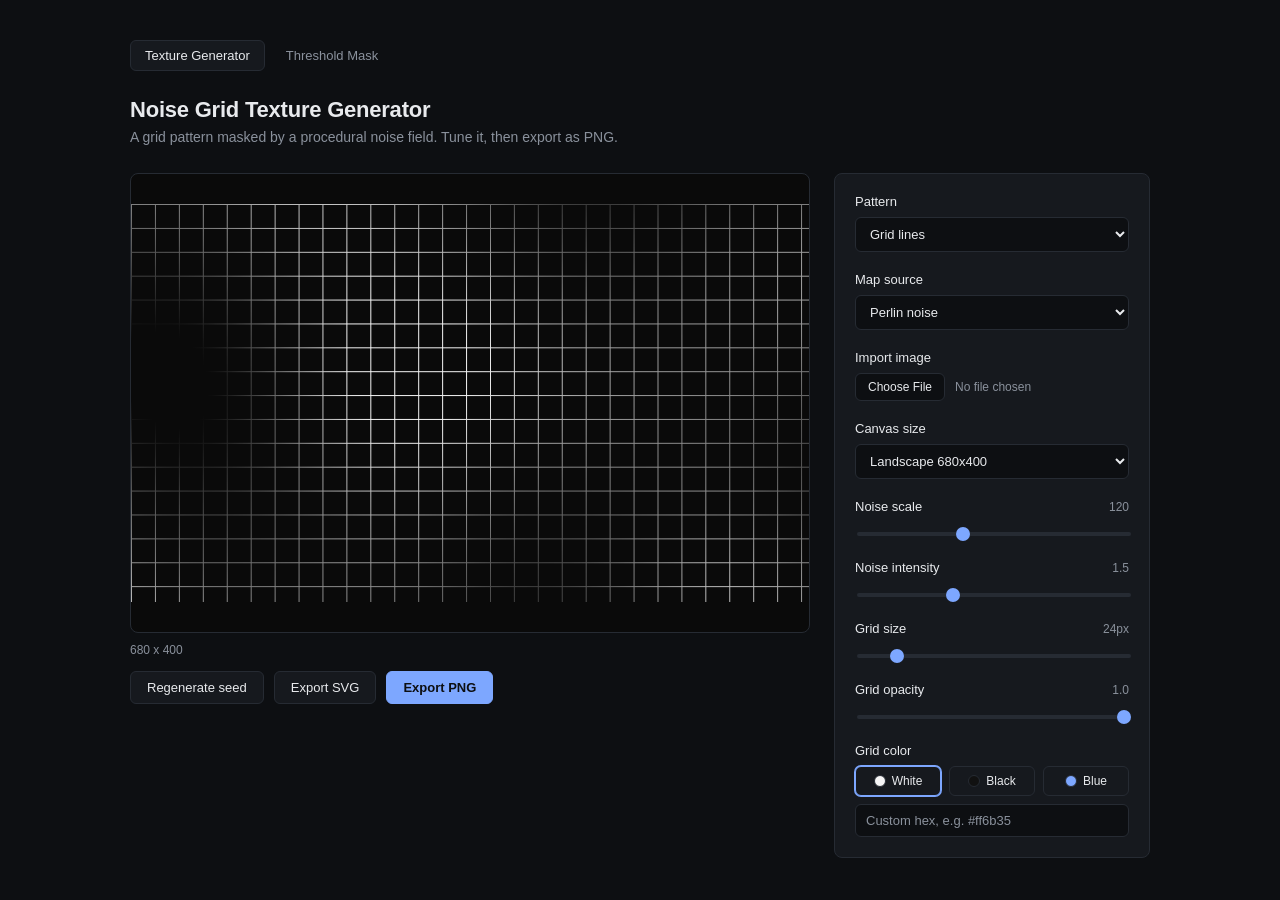
<file: index.html>
<!DOCTYPE html>
<html lang="en">
<head>
  <meta charset="UTF-8" />
  <meta name="viewport" content="width=device-width, initial-scale=1.0" />
  <title>Noise Grid Texture Generator</title>
  <link rel="stylesheet" href="style.css" />
</head>
<body>
  <main class="app">
    <nav class="tool-nav">
      <a href="index.html" class="active">Texture Generator</a>
      <a href="threshold.html">Threshold Mask</a>
    </nav>
    <header class="app-header">
      <h1>Noise Grid Texture Generator</h1>
      <p>A grid pattern masked by a procedural noise field. Tune it, then export as PNG.</p>
    </header>

    <div class="layout">
      <section class="canvas-panel">
        <div class="canvas-viewport">
          <canvas id="canvas" width="680" height="400"></canvas>
        </div>
        <p class="canvas-dimensions" id="canvas-dimensions">680 x 400</p>
        <div class="canvas-actions">
          <button id="regenerate" type="button">Regenerate seed</button>
          <button id="export-svg" type="button">Export SVG</button>
          <button id="export" type="button" class="primary">Export PNG</button>
        </div>
      </section>

      <aside class="controls">
        <div class="control">
          <label for="pattern">Pattern</label>
          <select id="pattern">
            <option value="lines" selected>Grid lines</option>
            <option value="squares">Squares</option>
          </select>
        </div>

        <div class="control">
          <label for="algorithm">Map source</label>
          <select id="algorithm">
            <option value="perlin" selected>Perlin noise</option>
            <option value="simplex">Simplex noise</option>
            <option value="fbm">fBm (5 octaves)</option>
            <option value="cellular">Cellular (Worley)</option>
            <option value="image">Image (upload below)</option>
          </select>
        </div>

        <div class="control" id="image-control">
          <label for="image-file">Import image</label>
          <input type="file" id="image-file" accept="image/*" />
        </div>

        <div class="control">
          <label for="canvas-size">Canvas size</label>
          <select id="canvas-size">
            <option value="680x400" selected>Landscape 680x400</option>
            <option value="1280x720">Wide 1280x720 (16:9)</option>
            <option value="600x600">Square 600x600</option>
            <option value="400x680">Portrait 400x680</option>
            <option value="original">Original image size</option>
            <option value="custom">Custom...</option>
          </select>
        </div>

        <div class="control hidden" id="custom-size-control">
          <label>Custom dimensions</label>
          <div class="dimension-inputs">
            <input type="number" id="custom-width" min="16" max="4000" step="1" value="680" aria-label="Width" />
            <span class="dimension-x">x</span>
            <input type="number" id="custom-height" min="16" max="4000" step="1" value="400" aria-label="Height" />
          </div>
        </div>

        <div class="control" id="scale-control">
          <label for="scale">Noise scale <output id="scale-value">120</output></label>
          <input type="range" id="scale" min="10" max="300" step="1" value="120" />
        </div>

        <div class="control">
          <label for="intensity">Noise intensity <output id="intensity-value">1.5</output></label>
          <input type="range" id="intensity" min="0.2" max="4" step="0.1" value="1.5" />
        </div>

        <div class="control">
          <label for="grid-size">Grid size <output id="grid-size-value">24px</output></label>
          <input type="range" id="grid-size" min="10" max="120" step="1" value="24" />
        </div>

        <div class="control hidden" id="gap-control">
          <label for="gap">Square gap <output id="gap-value">4px</output></label>
          <input type="range" id="gap" min="0" max="30" step="1" value="4" />
        </div>

        <div class="control">
          <label for="opacity">Grid opacity <output id="opacity-value">1.0</output></label>
          <input type="range" id="opacity" min="0" max="1" step="0.05" value="1" />
        </div>

        <div class="control">
          <label>Grid color</label>
          <div class="color-options" id="color-options">
            <button type="button" class="swatch selected" data-color="white" aria-label="White">
              <span style="background:#f5f5f5"></span> White
            </button>
            <button type="button" class="swatch" data-color="black" aria-label="Black">
              <span style="background:#111111"></span> Black
            </button>
            <button type="button" class="swatch" data-color="blue" aria-label="Blue">
              <span style="background:#7da7ff"></span> Blue
            </button>
          </div>
          <input type="text" id="hex" class="hex-input" placeholder="Custom hex, e.g. #ff6b35" spellcheck="false" />
        </div>
      </aside>
    </div>
  </main>

  <script src="script.js"></script>
</body>
</html>
</file>
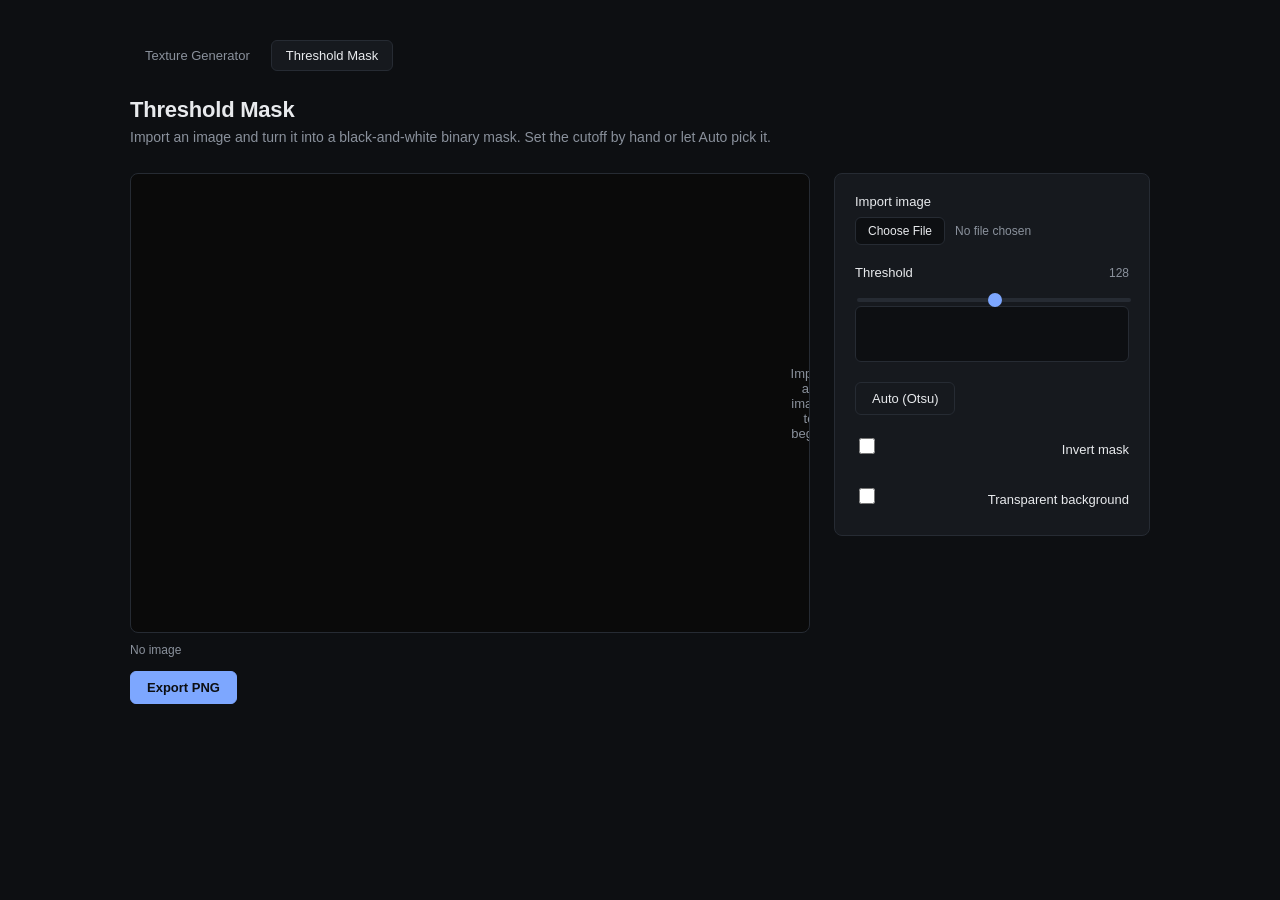
<file: threshold.html>
<!DOCTYPE html>
<html lang="en">
<head>
  <meta charset="UTF-8" />
  <meta name="viewport" content="width=device-width, initial-scale=1.0" />
  <title>Threshold Mask</title>
  <link rel="stylesheet" href="style.css" />
</head>
<body>
  <main class="app">
    <nav class="tool-nav">
      <a href="index.html">Texture Generator</a>
      <a href="threshold.html" class="active">Threshold Mask</a>
    </nav>
    <header class="app-header">
      <h1>Threshold Mask</h1>
      <p>Import an image and turn it into a black-and-white binary mask. Set the cutoff by hand or let Auto pick it.</p>
    </header>

    <div class="layout">
      <section class="canvas-panel">
        <div class="canvas-viewport" id="canvas-viewport">
          <canvas id="canvas" width="680" height="400" hidden></canvas>
          <p class="canvas-empty" id="empty-state">Import an image to begin.</p>
        </div>
        <p class="canvas-dimensions" id="canvas-dimensions">No image</p>
        <div class="canvas-actions">
          <button id="export" type="button" class="primary" disabled>Export PNG</button>
        </div>
      </section>

      <aside class="controls">
        <div class="control">
          <label for="image-file">Import image</label>
          <input type="file" id="image-file" accept="image/*" />
        </div>

        <div class="control">
          <label for="threshold">Threshold <output id="threshold-value">128</output></label>
          <input type="range" id="threshold" min="0" max="255" step="1" value="128" disabled />
          <canvas class="histogram" id="histogram" width="256" height="56"></canvas>
        </div>

        <div class="control">
          <div class="threshold-row">
            <button id="auto" type="button" disabled>Auto (Otsu)</button>
          </div>
        </div>

        <div class="control">
          <label class="toggle">
            <input type="checkbox" id="invert" />
            Invert mask
          </label>
        </div>

        <div class="control">
          <label class="toggle">
            <input type="checkbox" id="transparent" />
            Transparent background
          </label>
        </div>
      </aside>
    </div>
  </main>

  <script src="threshold.js"></script>
</body>
</html>
</file>
<file: style.css>
:root {
  --bg: #0d0f12;
  --panel: #16191e;
  --panel-border: #262b33;
  --text: #e8eaed;
  --text-dim: #8a919c;
  --accent: #7da7ff;
}

* {
  box-sizing: border-box;
}

body {
  margin: 0;
  min-height: 100vh;
  background: var(--bg);
  color: var(--text);
  font-family: -apple-system, BlinkMacSystemFont, "Segoe UI", Roboto, Helvetica, Arial, sans-serif;
  display: flex;
  justify-content: center;
  padding: 40px 24px;
}

.app {
  width: 100%;
  max-width: 1020px;
}

.tool-nav {
  display: flex;
  gap: 6px;
  margin-bottom: 26px;
}

.tool-nav a {
  font-size: 13px;
  font-weight: 500;
  color: var(--text-dim);
  text-decoration: none;
  padding: 7px 14px;
  border-radius: 6px;
  border: 1px solid transparent;
  transition: color 0.15s, background 0.15s, border-color 0.15s;
}

.tool-nav a:hover {
  color: var(--text);
}

.tool-nav a.active {
  color: var(--text);
  background: var(--panel);
  border-color: var(--panel-border);
}

.app-header h1 {
  margin: 0 0 6px;
  font-size: 22px;
  font-weight: 600;
  letter-spacing: -0.01em;
}

.app-header p {
  margin: 0 0 28px;
  color: var(--text-dim);
  font-size: 14px;
}

.layout {
  display: flex;
  gap: 24px;
  align-items: flex-start;
  flex-wrap: wrap;
}

.canvas-panel {
  flex: 0 0 auto;
}

/* Fixed-size frame: the page layout never follows the render resolution */
.canvas-viewport {
  width: 680px;
  max-width: 100%;
  height: 460px;
  display: flex;
  align-items: center;
  justify-content: center;
  border-radius: 8px;
  border: 1px solid var(--panel-border);
  background: #0a0a0a;
  overflow: hidden;
}

#canvas {
  display: block;
  max-width: 100%;
  max-height: 100%;
  width: auto;
  height: auto;
}

.canvas-dimensions {
  margin: 10px 0 0;
  font-size: 12px;
  color: var(--text-dim);
  font-variant-numeric: tabular-nums;
}

.canvas-actions {
  display: flex;
  gap: 10px;
  margin-top: 14px;
}

button {
  font: inherit;
  font-size: 13px;
  color: var(--text);
  background: var(--panel);
  border: 1px solid var(--panel-border);
  border-radius: 6px;
  padding: 8px 16px;
  cursor: pointer;
  transition: background 0.15s, border-color 0.15s;
}

button:hover {
  border-color: var(--text-dim);
}

button.primary {
  background: var(--accent);
  border-color: var(--accent);
  color: #0d0f12;
  font-weight: 600;
}

button.primary:hover {
  filter: brightness(1.1);
}

.controls {
  flex: 1 1 260px;
  min-width: 260px;
  background: var(--panel);
  border: 1px solid var(--panel-border);
  border-radius: 8px;
  padding: 20px;
  display: flex;
  flex-direction: column;
  gap: 20px;
}

.control.hidden {
  display: none;
}

.control label {
  display: flex;
  justify-content: space-between;
  align-items: baseline;
  font-size: 13px;
  font-weight: 500;
  margin-bottom: 8px;
}

.control output {
  color: var(--text-dim);
  font-variant-numeric: tabular-nums;
  font-size: 12px;
}

select {
  width: 100%;
  font: inherit;
  font-size: 13px;
  color: var(--text);
  background: var(--bg);
  border: 1px solid var(--panel-border);
  border-radius: 6px;
  padding: 8px 10px;
}

.dimension-inputs {
  display: flex;
  align-items: center;
  gap: 8px;
}

.dimension-inputs input[type="number"] {
  width: 100%;
  min-width: 0;
  font: inherit;
  font-size: 13px;
  color: var(--text);
  background: var(--bg);
  border: 1px solid var(--panel-border);
  border-radius: 6px;
  padding: 8px 10px;
}

.dimension-x {
  color: var(--text-dim);
  font-size: 13px;
}

input[type="range"] {
  -webkit-appearance: none;
  appearance: none;
  width: 100%;
  height: 4px;
  border-radius: 2px;
  background: var(--panel-border);
  outline: none;
}

input[type="range"]::-webkit-slider-thumb {
  -webkit-appearance: none;
  appearance: none;
  width: 14px;
  height: 14px;
  border-radius: 50%;
  background: var(--accent);
  cursor: pointer;
  border: none;
}

input[type="range"]::-moz-range-thumb {
  width: 14px;
  height: 14px;
  border-radius: 50%;
  background: var(--accent);
  cursor: pointer;
  border: none;
}

input[type="file"] {
  width: 100%;
  font-size: 12px;
  color: var(--text-dim);
}

input[type="file"]::file-selector-button {
  font: inherit;
  font-size: 12px;
  color: var(--text);
  background: var(--bg);
  border: 1px solid var(--panel-border);
  border-radius: 6px;
  padding: 6px 12px;
  margin-right: 10px;
  cursor: pointer;
}

.color-options {
  display: flex;
  gap: 8px;
}

.swatch {
  flex: 1;
  display: flex;
  align-items: center;
  justify-content: center;
  gap: 6px;
  padding: 7px 8px;
  font-size: 12px;
}

.swatch span {
  width: 12px;
  height: 12px;
  border-radius: 50%;
  border: 1px solid var(--panel-border);
  display: inline-block;
}

.swatch.selected {
  border-color: var(--accent);
  box-shadow: 0 0 0 1px var(--accent);
}

.hex-input {
  width: 100%;
  margin-top: 8px;
  font: inherit;
  font-size: 13px;
  color: var(--text);
  background: var(--bg);
  border: 1px solid var(--panel-border);
  border-radius: 6px;
  padding: 8px 10px;
}

.hex-input::placeholder {
  color: var(--text-dim);
}

.hex-input.active {
  border-color: var(--accent);
  box-shadow: 0 0 0 1px var(--accent);
}

/* Threshold tool */
/* Checkerboard shows through transparent mask areas in the preview */
.canvas-viewport.transparent {
  background-color: #0a0a0a;
  background-image:
    linear-gradient(45deg, #1c2026 25%, transparent 25%),
    linear-gradient(-45deg, #1c2026 25%, transparent 25%),
    linear-gradient(45deg, transparent 75%, #1c2026 75%),
    linear-gradient(-45deg, transparent 75%, #1c2026 75%);
  background-size: 20px 20px;
  background-position: 0 0, 0 10px, 10px -10px, -10px 0;
}

.canvas-empty {
  color: var(--text-dim);
  font-size: 13px;
  text-align: center;
  padding: 0 24px;
}

.histogram {
  display: block;
  width: 100%;
  height: 56px;
  border-radius: 6px;
  background: var(--bg);
  border: 1px solid var(--panel-border);
}

.threshold-row {
  display: flex;
  gap: 10px;
}

.threshold-row button {
  flex: 0 0 auto;
}

.toggle {
  display: flex;
  align-items: center;
  gap: 9px;
  font-size: 13px;
  font-weight: 500;
  cursor: pointer;
  user-select: none;
}

.toggle input {
  width: 16px;
  height: 16px;
  accent-color: var(--accent);
  cursor: pointer;
}
</file>
